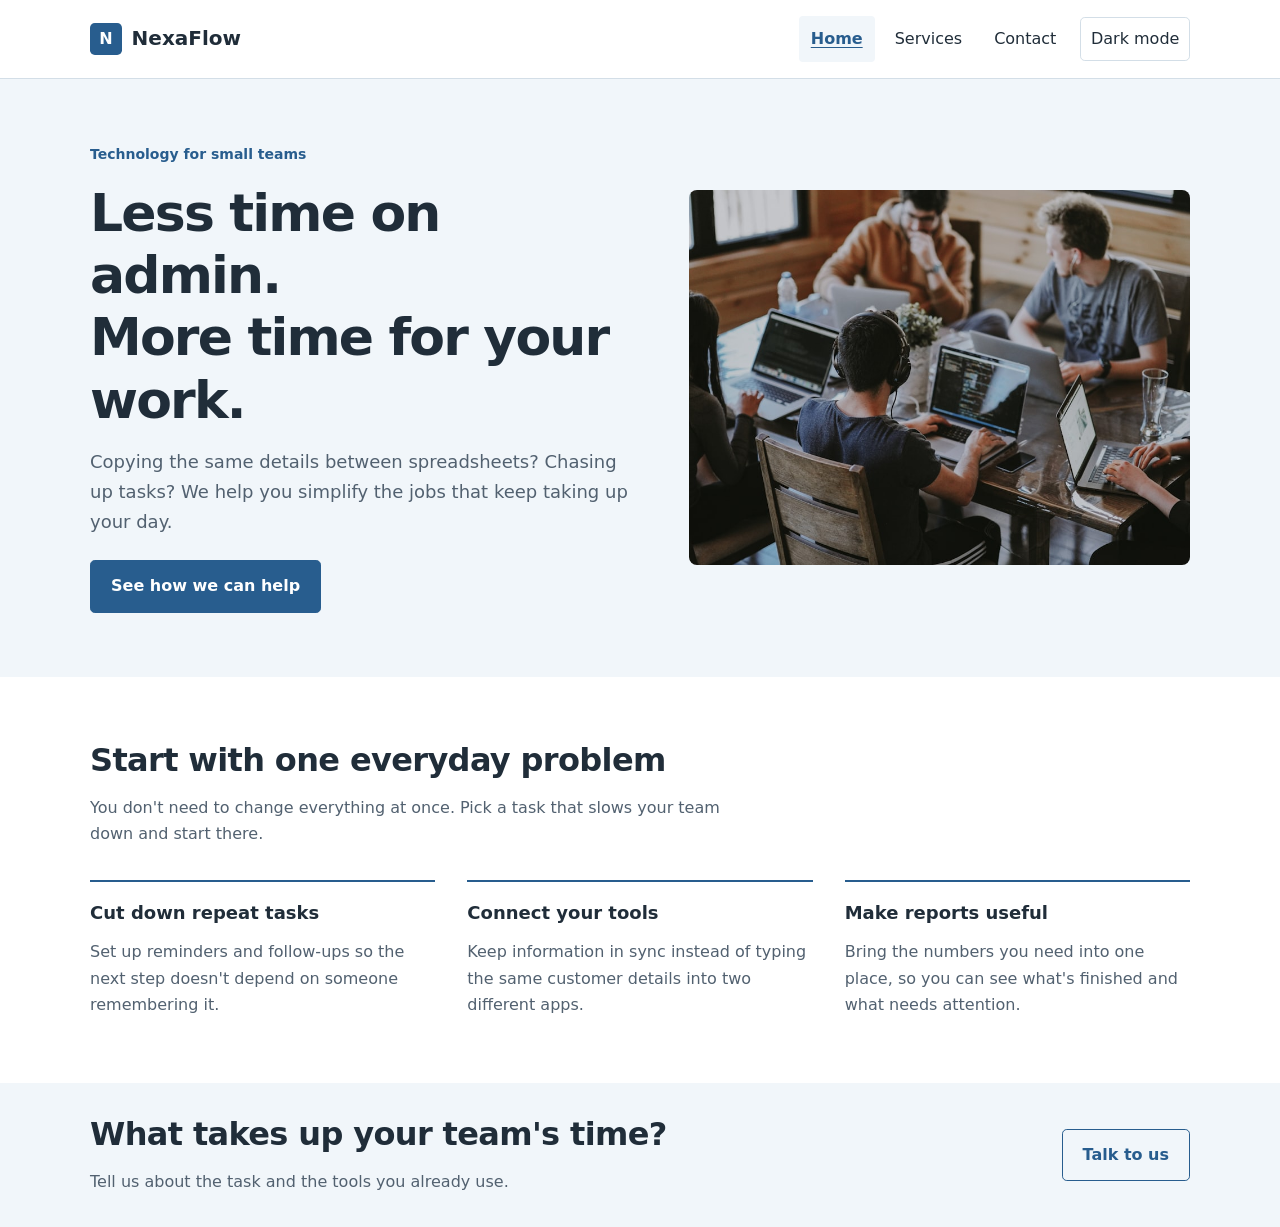
<file: index.html>
<!DOCTYPE html>
<html lang="en">
<head>
  <meta charset="UTF-8">
  <meta name="viewport" content="width=device-width, initial-scale=1.0">
  <meta name="description" content="NexaFlow helps small teams organise everyday tasks, connect their tools, and make sense of their reports.">
  <title>NexaFlow | Workflow support for small teams</title>
  <link rel="stylesheet" href="css/styles.css">
  <script src="js/main.js" defer></script>
</head>
<body>
  <a class="skip-link" href="#main-content">Skip to main content</a>
  <header class="site-header">
    <div class="container header-inner">
      <a class="logo" href="index.html"><span aria-hidden="true">N</span> NexaFlow</a>
      <div class="header-controls">
        <button class="theme-toggle" type="button" aria-pressed="false" hidden>Dark mode</button>
        <button class="menu-button" type="button" aria-expanded="false" aria-controls="main-nav" hidden>Menu</button>
      </div>
      <nav id="main-nav" class="main-nav" aria-label="Main navigation">
        <a href="index.html" aria-current="page">Home</a>
        <a href="services.html">Services</a>
        <a href="contact.html">Contact</a>
      </nav>
    </div>
  </header>

  <main id="main-content" tabindex="-1">
    <section class="hero">
      <div class="container hero-layout">
        <div>
          <p class="eyebrow">Technology for small teams</p>
          <h1>Less time on admin.<br>More time for your work.</h1>
          <p class="intro">Copying the same details between spreadsheets? Chasing up tasks? We help you simplify the jobs that keep taking up your day.</p>
          <a class="button" href="services.html">See how we can help</a>
        </div>
        <img class="hero-image" src="images/hero.jpg" width="1000" height="667" alt="A team working together around a table with laptops">
      </div>
    </section>

    <section class="section container" aria-labelledby="help-heading">
      <div class="section-heading">
        <h2 id="help-heading">Start with one everyday problem</h2>
        <p>You don't need to change everything at once. Pick a task that slows your team down and start there.</p>
      </div>
      <div class="service-grid">
        <article class="service-summary">
          <h3>Cut down repeat tasks</h3>
          <p>Set up reminders and follow-ups so the next step doesn't depend on someone remembering it.</p>
        </article>
        <article class="service-summary">
          <h3>Connect your tools</h3>
          <p>Keep information in sync instead of typing the same customer details into two different apps.</p>
        </article>
        <article class="service-summary">
          <h3>Make reports useful</h3>
          <p>Bring the numbers you need into one place, so you can see what's finished and what needs attention.</p>
        </article>
      </div>
    </section>

    <section class="contact-strip">
      <div class="container contact-strip-inner">
        <div>
          <h2>What takes up your team's time?</h2>
          <p>Tell us about the task and the tools you already use.</p>
        </div>
        <a class="button button-outline" href="contact.html">Talk to us</a>
      </div>
    </section>
  </main>
</body>
</html>
</file>
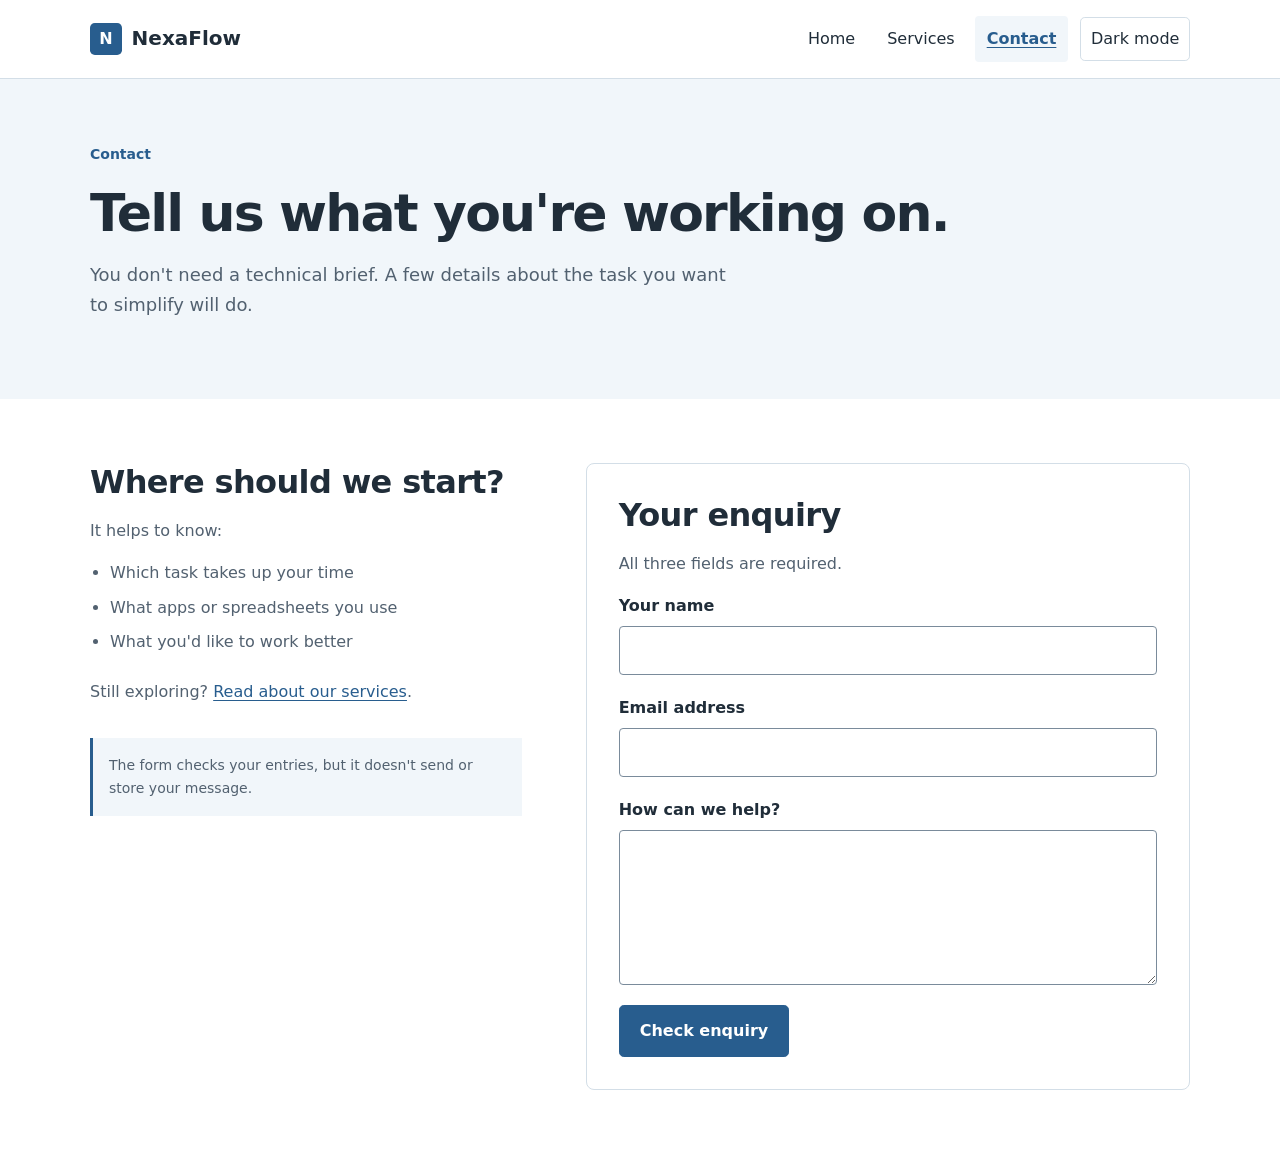
<file: contact.html>
<!DOCTYPE html>
<html lang="en">

<head>
  <meta charset="UTF-8">
  <meta name="viewport" content="width=device-width, initial-scale=1.0">
  <meta name="description"
    content="Tell NexaFlow about a task your team would like to simplify using our enquiry form.">
  <title>Contact | NexaFlow</title>
  <link rel="stylesheet" href="css/styles.css">
  <script src="js/main.js" defer></script>
</head>

<body>
  <a class="skip-link" href="#main-content">Skip to main content</a>
  <header class="site-header">
    <div class="container header-inner">
      <a class="logo" href="index.html"><span aria-hidden="true">N</span> NexaFlow</a>
      <div class="header-controls">
        <button class="theme-toggle" type="button" aria-pressed="false" hidden>Dark mode</button>
        <button class="menu-button" type="button" aria-expanded="false" aria-controls="main-nav" hidden>Menu</button>
      </div>
      <nav id="main-nav" class="main-nav" aria-label="Main navigation">
        <a href="index.html">Home</a>
        <a href="services.html">Services</a>
        <a href="contact.html" aria-current="page">Contact</a>
      </nav>
    </div>
  </header>

  <main id="main-content" tabindex="-1">
    <section class="page-heading">
      <div class="container">
        <p class="eyebrow">Contact</p>
        <h1>Tell us what you're working on.</h1>
        <p class="intro">You don't need a technical brief. A few details about the task you want to simplify will do.
        </p>
      </div>
    </section>

    <div class="section container contact-layout">
      <section class="contact-notes" aria-labelledby="enquiry-heading">
        <h2 id="enquiry-heading">Where should we start?</h2>
        <p>It helps to know:</p>
        <ul>
          <li>Which task takes up your time</li>
          <li>What apps or spreadsheets you use</li>
          <li>What you'd like to work better</li>
        </ul>
        <p>Still exploring? <a href="services.html">Read about our services</a>.</p>
        <p class="form-note" id="form-note">The form checks your entries, but it doesn't send or store your message.</p>
      </section>

      <section class="form-panel" aria-labelledby="form-heading">
        <h2 id="form-heading">Your enquiry</h2>
        <p id="form-hint">All three fields are required.</p>
        <noscript>
          <p>JavaScript is needed to check your enquiry. Nothing will be sent.</p>
        </noscript>
        <form id="contact-form" aria-describedby="form-hint form-note">
          <div class="form-field">
            <label for="name">Your name</label>
            <input type="text" id="name" name="name" autocomplete="name" maxlength="100" required
              aria-describedby="name-error">
            <p class="field-error" id="name-error"></p>
          </div>
          <div class="form-field">
            <label for="email">Email address</label>
            <input type="email" id="email" name="email" autocomplete="email" maxlength="254" required
              aria-describedby="email-error">
            <p class="field-error" id="email-error"></p>
          </div>
          <div class="form-field">
            <label for="message">How can we help?</label>
            <textarea id="message" name="message" rows="5" maxlength="2000" required
              aria-describedby="message-error"></textarea>
            <p class="field-error" id="message-error"></p>
          </div>

          <button class="button" type="submit" disabled>Check enquiry</button>
          <p id="form-status" class="form-status" role="status" aria-atomic="true"></p>
        </form>
      </section>
    </div>
  </main>
</body>

</html>
</file>
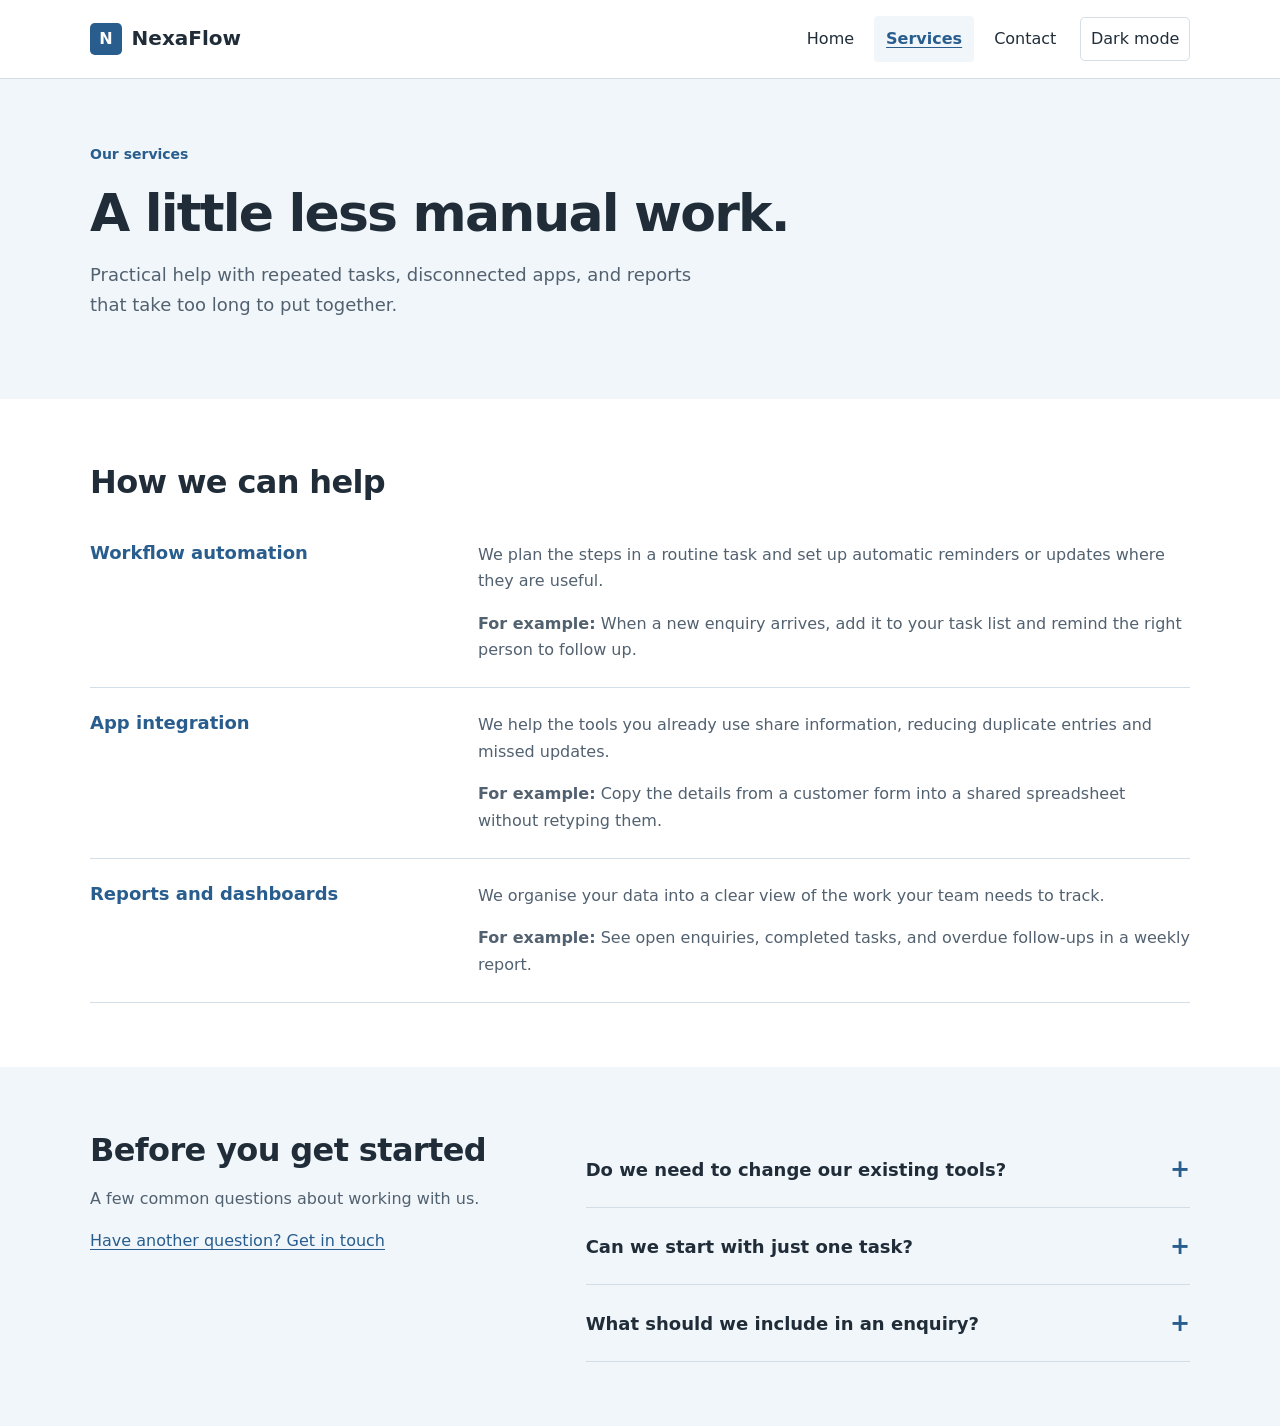
<file: services.html>
<!DOCTYPE html>
<html lang="en">

<head>
  <meta charset="UTF-8">
  <meta name="viewport" content="width=device-width, initial-scale=1.0">
  <meta name="description"
    content="Explore NexaFlow's workflow automation, app integration, and reporting services for small teams.">
  <title>Services | NexaFlow</title>
  <link rel="stylesheet" href="css/styles.css">
  <script src="js/main.js" defer></script>
</head>

<body>
  <a class="skip-link" href="#main-content">Skip to main content</a>
  <header class="site-header">
    <div class="container header-inner">
      <a class="logo" href="index.html"><span aria-hidden="true">N</span> NexaFlow</a>
      <div class="header-controls">
        <button class="theme-toggle" type="button" aria-pressed="false" hidden>Dark mode</button>
        <button class="menu-button" type="button" aria-expanded="false" aria-controls="main-nav" hidden>Menu</button>
      </div>
      <nav id="main-nav" class="main-nav" aria-label="Main navigation">
        <a href="index.html">Home</a>
        <a href="services.html" aria-current="page">Services</a>
        <a href="contact.html">Contact</a>
      </nav>
    </div>
  </header>

  <main id="main-content" tabindex="-1">
    <section class="page-heading">
      <div class="container">
        <p class="eyebrow">Our services</p>
        <h1>A little less manual work.</h1>
        <p class="intro">Practical help with repeated tasks, disconnected apps, and reports that take too long to put
          together.</p>
      </div>
    </section>

    <section class="section container" aria-labelledby="services-heading">
      <h2 id="services-heading">How we can help</h2>
      <div class="service-list">
        <article class="service-detail">
          <h3>Workflow automation</h3>
          <div>
            <p>We plan the steps in a routine task and set up automatic reminders or updates where they are useful.</p>
            <p class="example"><strong>For example:</strong> When a new enquiry arrives, add it to your task list and
              remind the right person to follow up.</p>
          </div>
        </article>
        <article class="service-detail">
          <h3>App integration</h3>
          <div>
            <p>We help the tools you already use share information, reducing duplicate entries and missed updates.</p>
            <p class="example"><strong>For example:</strong> Copy the details from a customer form into a shared
              spreadsheet without retyping them.</p>
          </div>
        </article>
        <article class="service-detail">
          <h3>Reports and dashboards</h3>
          <div>
            <p>We organise your data into a clear view of the work your team needs to track.</p>
            <p class="example"><strong>For example:</strong> See open enquiries, completed tasks, and overdue follow-ups
              in a weekly report.</p>
          </div>
        </article>
      </div>
    </section>

    <section class="section faq-section" aria-labelledby="faq-heading">
      <div class="container faq-layout">
        <div>
          <h2 id="faq-heading">Before you get started</h2>
          <p>A few common questions about working with us.</p>
          <a href="contact.html">Have another question? Get in touch</a>
        </div>
        <div class="faq-list">
          <article class="faq-item">
            <h3><button class="faq-question" type="button" aria-expanded="true" aria-controls="faq-tools">Do we need to
                change our existing tools?<span aria-hidden="true">−</span></button></h3>
            <div id="faq-tools" class="faq-answer">
              <p>Not necessarily. We start with what you use today and check which connections are supported before
                suggesting changes.</p>
            </div>
          </article>
          <article class="faq-item">
            <h3><button class="faq-question" type="button" aria-expanded="true" aria-controls="faq-small">Can we start
                with just one task?<span aria-hidden="true">−</span></button></h3>
            <div id="faq-small" class="faq-answer">
              <p>Yes. One repeated task is a good starting point. It gives your team a chance to try the process before
                making wider changes.</p>
            </div>
          </article>
          <article class="faq-item">
            <h3><button class="faq-question" type="button" aria-expanded="true" aria-controls="faq-details">What should
                we include in an enquiry?<span aria-hidden="true">−</span></button></h3>
            <div id="faq-details" class="faq-answer">
              <p>Describe the task, the apps involved, and how often you do it. Please leave out passwords and private
                customer information.</p>
            </div>
          </article>
        </div>
      </div>
    </section>
  </main>
</body>

</html>
</file>
<file: css/styles.css>
:root {
  color-scheme: light;
  --blue: #285d8e;
  --blue-dark: #1d466c;
  --text: #202d39;
  --muted: #526170;
  --light: #f1f6fa;
  --background: #fff;
  --surface: #fff;
  --on-blue: #fff;
  --border: #d3dee7;
  --error: #a42424;
}

:root[data-theme="dark"] {
  color-scheme: dark;
  --blue: #78b7f0;
  --blue-dark: #a8d3f5;
  --text: #eef4f8;
  --muted: #bac8d2;
  --light: #1b2b38;
  --background: #101820;
  --surface: #17232d;
  --on-blue: #101820;
  --border: #3a4b58;
  --error: #ff9b9b;
}

* {
  box-sizing: border-box;
}

body {
  margin: 0;
  color: var(--text);
  background: var(--background);
  font-family: system-ui, -apple-system, BlinkMacSystemFont, "Segoe UI", sans-serif;
  font-size: 1rem;
  line-height: 1.65;
  transition: background-color 150ms ease, color 150ms ease;
}

h1,
h2,
h3,
p {
  margin: 0 0 1rem;
}

h1,
h2,
h3 {
  line-height: 1.2;
}

h1 {
  font-size: clamp(2rem, 4.2vw, 3.25rem);
  letter-spacing: -0.035em;
}

h2 {
  font-size: clamp(1.5rem, 2.5vw, 2rem);
  letter-spacing: -0.02em;
}

h3 {
  font-size: 1.125rem;
}

p,
li {
  overflow-wrap: break-word;
}

p {
  color: var(--muted);
}

a {
  color: var(--blue);
  text-underline-offset: 0.2em;
}

a:hover {
  color: var(--blue-dark);
}

button,
input,
textarea {
  font: inherit;
}

button,
a,
input,
textarea {
  -webkit-tap-highlight-color: transparent;
}

button {
  cursor: pointer;
}

:focus-visible {
  outline: 3px solid var(--blue);
  outline-offset: 4px;
}

[hidden] {
  display: none !important;
}

.container {
  width: min(100% - 2.5rem, 1100px);
  margin-inline: auto;
}

.skip-link {
  position: absolute;
  top: -5rem;
  left: 1rem;
  z-index: 10;
  padding: 0.75rem 1rem;
  background: var(--surface);
}

.skip-link:focus {
  top: 0.5rem;
}


.site-header {
  border-bottom: 1px solid var(--border);
  background: var(--background);
}

.header-inner {
  display: flex;
  align-items: center;
  justify-content: space-between;
  flex-wrap: wrap;
  gap: 0.75rem;
  padding-block: 1rem;
}

.logo {
  display: inline-flex;
  align-items: center;
  gap: 0.6rem;
  color: var(--text);
  font-size: 1.25rem;
  font-weight: 700;
  text-decoration: none;
}

.logo span {
  display: grid;
  place-items: center;
  width: 2rem;
  height: 2rem;
  border-radius: 0.3rem;
  background: var(--blue);
  color: var(--on-blue);
  font-size: 1rem;
}

.header-controls {
  display: flex;
  align-items: center;
  gap: 0.5rem;
}

.theme-toggle,
.menu-button {
  min-height: 44px;
  padding: 0.4rem 0.6rem;
  border: 1px solid var(--border);
  border-radius: 0.3rem;
  background: var(--surface);
  color: var(--text);
}

.theme-toggle[aria-pressed="true"] {
  border-color: var(--blue);
  background: var(--blue);
  color: var(--on-blue);
}

.main-nav {
  display: flex;
  flex-direction: column;
  flex-basis: 100%;
  gap: 0.25rem;
}

.main-nav a {
  padding: 0.6rem 0.75rem;
  color: var(--text);
  text-decoration: none;
  border-radius: 0.25rem;
}

.main-nav a:hover,
.main-nav a[aria-current="page"] {
  background: var(--light);
  color: var(--blue);
}

.main-nav a[aria-current="page"] {
  font-weight: 650;
  text-decoration: underline;
}

.main-nav.menu-ready:not(.is-open) {
  display: none;
}

.button {
  display: inline-block;
  padding: 0.75rem 1.25rem;
  border: 1px solid var(--blue);
  border-radius: 0.3rem;
  background: var(--blue);
  color: var(--on-blue);
  font-weight: 600;
  text-align: center;
  text-decoration: none;
  transition: background-color 150ms ease;
}

.button:hover {
  background: var(--blue-dark);
  color: var(--on-blue);
}

.button-outline {
  background: transparent;
  color: var(--blue);
}

.button:disabled {
  opacity: 0.6;
  cursor: default;
}

.hero,
.page-heading {
  padding-block: 3rem;
  background: var(--light);
}

.hero-layout,
.service-grid,
.contact-layout,
.faq-layout {
  display: grid;
  gap: 2rem;
}

.eyebrow {
  margin-bottom: 1rem;
  color: var(--blue);
  font-size: 0.875rem;
  font-weight: 650;
}

.intro {
  max-width: 40rem;
  font-size: 1.125rem;
}

.hero .button {
  margin-top: 0.5rem;
}

.hero-image {
  display: block;
  width: 100%;
  height: auto;
  border-radius: 0.5rem;
}

.section {
  padding-block: 3rem;
}

.section-heading {
  max-width: 40rem;
  margin-bottom: 2rem;
}

.service-summary {
  border-top: 2px solid var(--blue);
  padding-top: 1.25rem;
}

.service-summary p,
.contact-strip p {
  margin-bottom: 0;
}

.contact-strip {
  padding-block: 2rem;
  background: var(--light);
}

.contact-strip-inner {
  display: flex;
  align-items: flex-start;
  justify-content: space-between;
  flex-direction: column;
  gap: 1.25rem;
}

.service-detail {
  display: grid;
  gap: 0.5rem;
  padding-block: 1.5rem;
  border-bottom: 1px solid var(--border);
}

.service-detail h3 {
  color: var(--blue);
}

.example {
  margin-bottom: 0;
}

.faq-section {
  background: var(--light);
}

.faq-item {
  border-bottom: 1px solid var(--border);
}

.faq-item h3 {
  margin: 0;
}

.faq-question {
  display: flex;
  align-items: center;
  justify-content: space-between;
  gap: 1rem;
  width: 100%;
  padding: 1.25rem 0;
  border: 0;
  background: transparent;
  color: var(--text);
  font-weight: 600;
  text-align: left;
  line-height: 1.5;
}

.faq-question span {
  color: var(--blue);
  font-size: 1.5rem;
}

.faq-answer p {
  padding-right: 1rem;
}

.contact-layout {
  align-items: start;
}

.contact-notes ul {
  padding-left: 1.25rem;
  margin-block: 1rem 1.5rem;
  color: var(--muted);
}

.contact-notes li {
  margin-bottom: 0.5rem;
}

.form-note {
  margin-top: 2rem;
  padding: 1rem;
  border-left: 3px solid var(--blue);
  background: var(--light);
  font-size: 0.875rem;
}

.form-panel {
  min-width: 0;
  padding: 1.25rem;
  border: 1px solid var(--border);
  border-radius: 0.5rem;
}

.form-field {
  margin-bottom: 1.25rem;
}

label {
  display: block;
  margin-bottom: 0.4rem;
  font-weight: 600;
}

input,
textarea {
  width: 100%;
  padding: 0.65rem 0.75rem;
  border: 1px solid #7a8b9b;
  border-radius: 0.25rem;
  background: var(--surface);
  color: var(--text);
}

textarea {
  display: block;
  resize: vertical;
  min-height: 8rem;
}

[aria-invalid="true"] {
  border-color: var(--error);
}

.field-error {
  margin: 0.4rem 0 0;
  color: var(--error);
  font-size: 0.875rem;
}

.field-error:empty,
.form-status:empty {
  display: none;
}

.form-status {
  margin: 1rem 0 0;
  padding: 1rem;
  background: var(--light);
  color: var(--text);
}


@media (min-width: 700px) {
  .menu-button {
    display: none;
  }

  .main-nav,
  .main-nav.menu-ready:not(.is-open) {
    display: flex;
    flex-direction: row;
    flex-basis: auto;
    gap: 0.5rem;
    margin-left: auto;
  }

  .main-nav {
    order: 2;
  }

  .header-controls {
    order: 3;
  }

  .hero,
  .page-heading {
    padding-block: 4rem;
  }

  .section {
    padding-block: 4rem;
  }

  .service-grid {
    grid-template-columns: repeat(3, minmax(0, 1fr));
  }

  .service-detail {
    grid-template-columns: 1fr 2fr;
    gap: 2rem;
  }

  .contact-strip-inner {
    flex-direction: row;
    align-items: center;
  }

  .contact-strip .button {
    flex-shrink: 0;
  }

  .form-panel {
    padding: 2rem;
  }
}

@media (min-width: 960px) {
  .hero-layout {
    grid-template-columns: 1.1fr 1fr;
    align-items: center;
    gap: 3rem;
  }

  .hero-image {
    aspect-ratio: 4 / 3;
    object-fit: cover;
  }

  .contact-layout,
  .faq-layout {
    grid-template-columns: 1fr 1.4fr;
    gap: 4rem;
  }
}

@media (prefers-reduced-motion: reduce) {
  body,
  .button {
    transition: none;
  }
}
</file>
